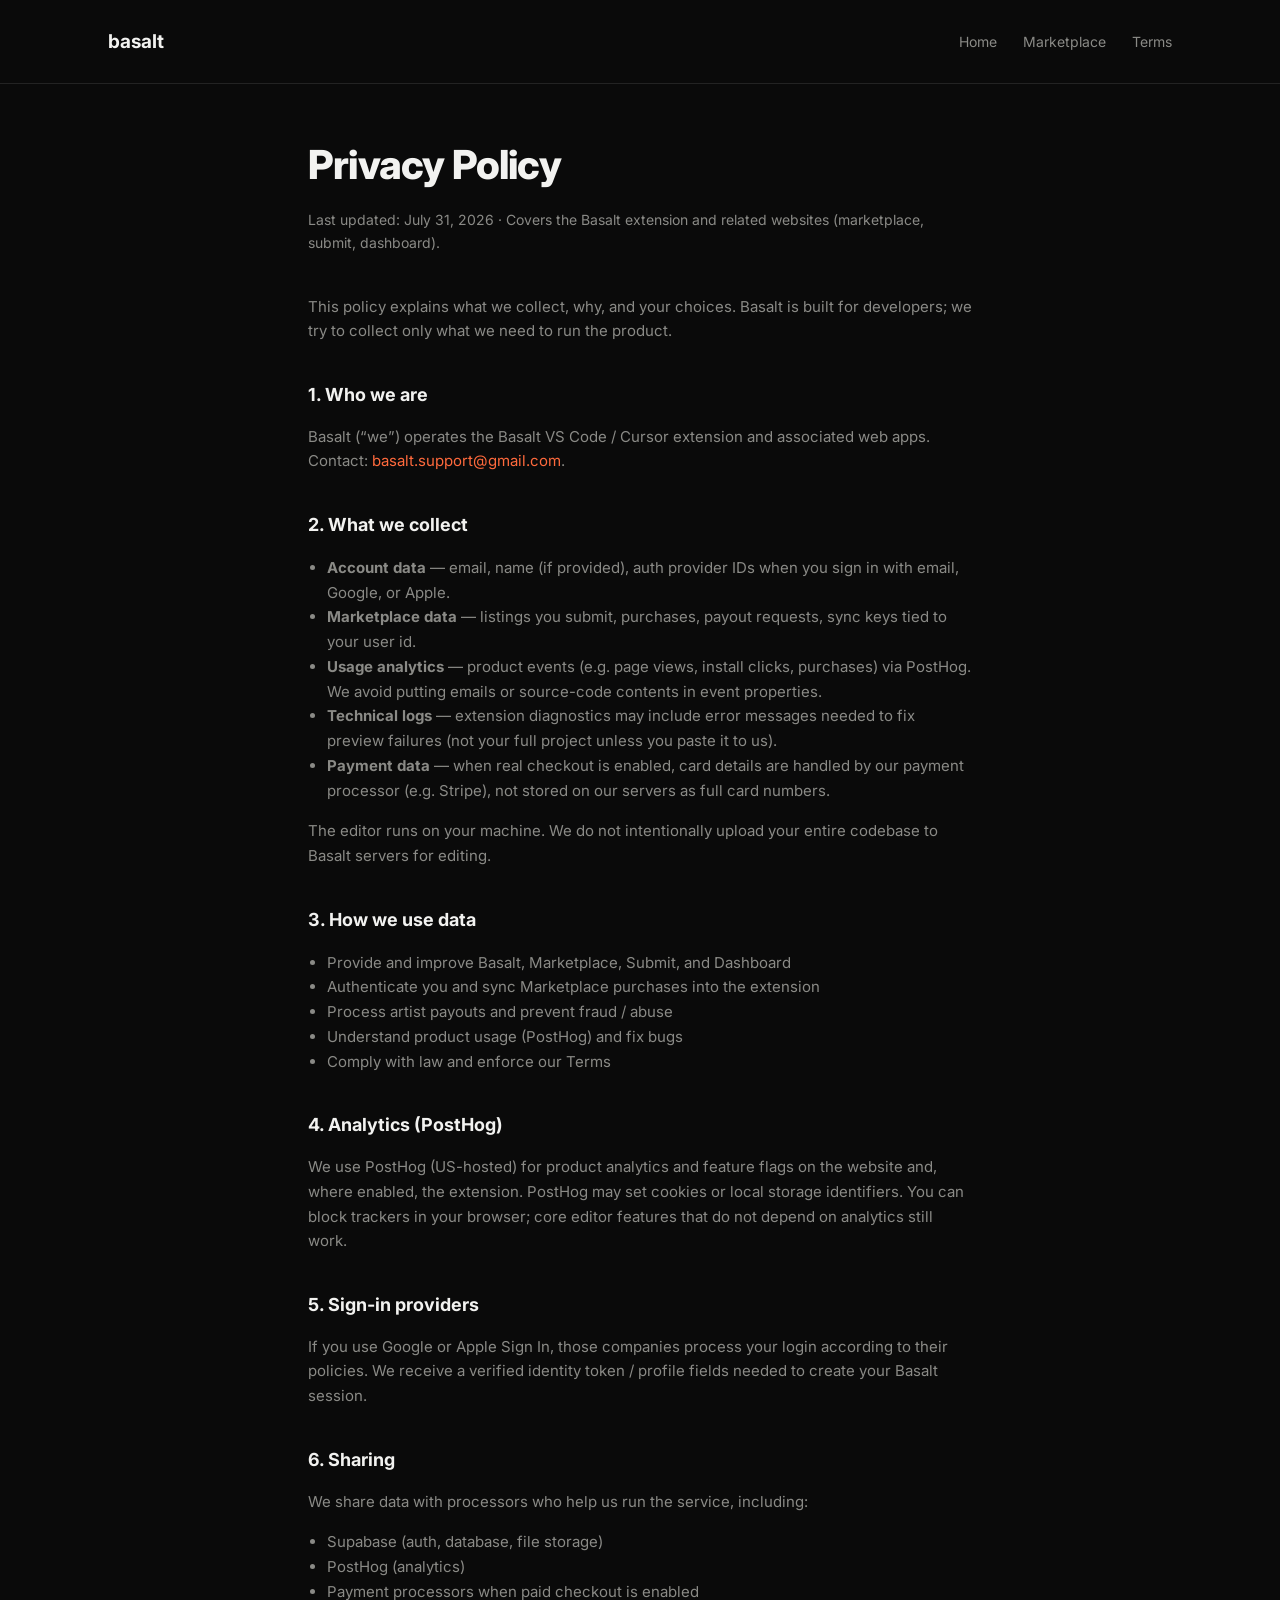
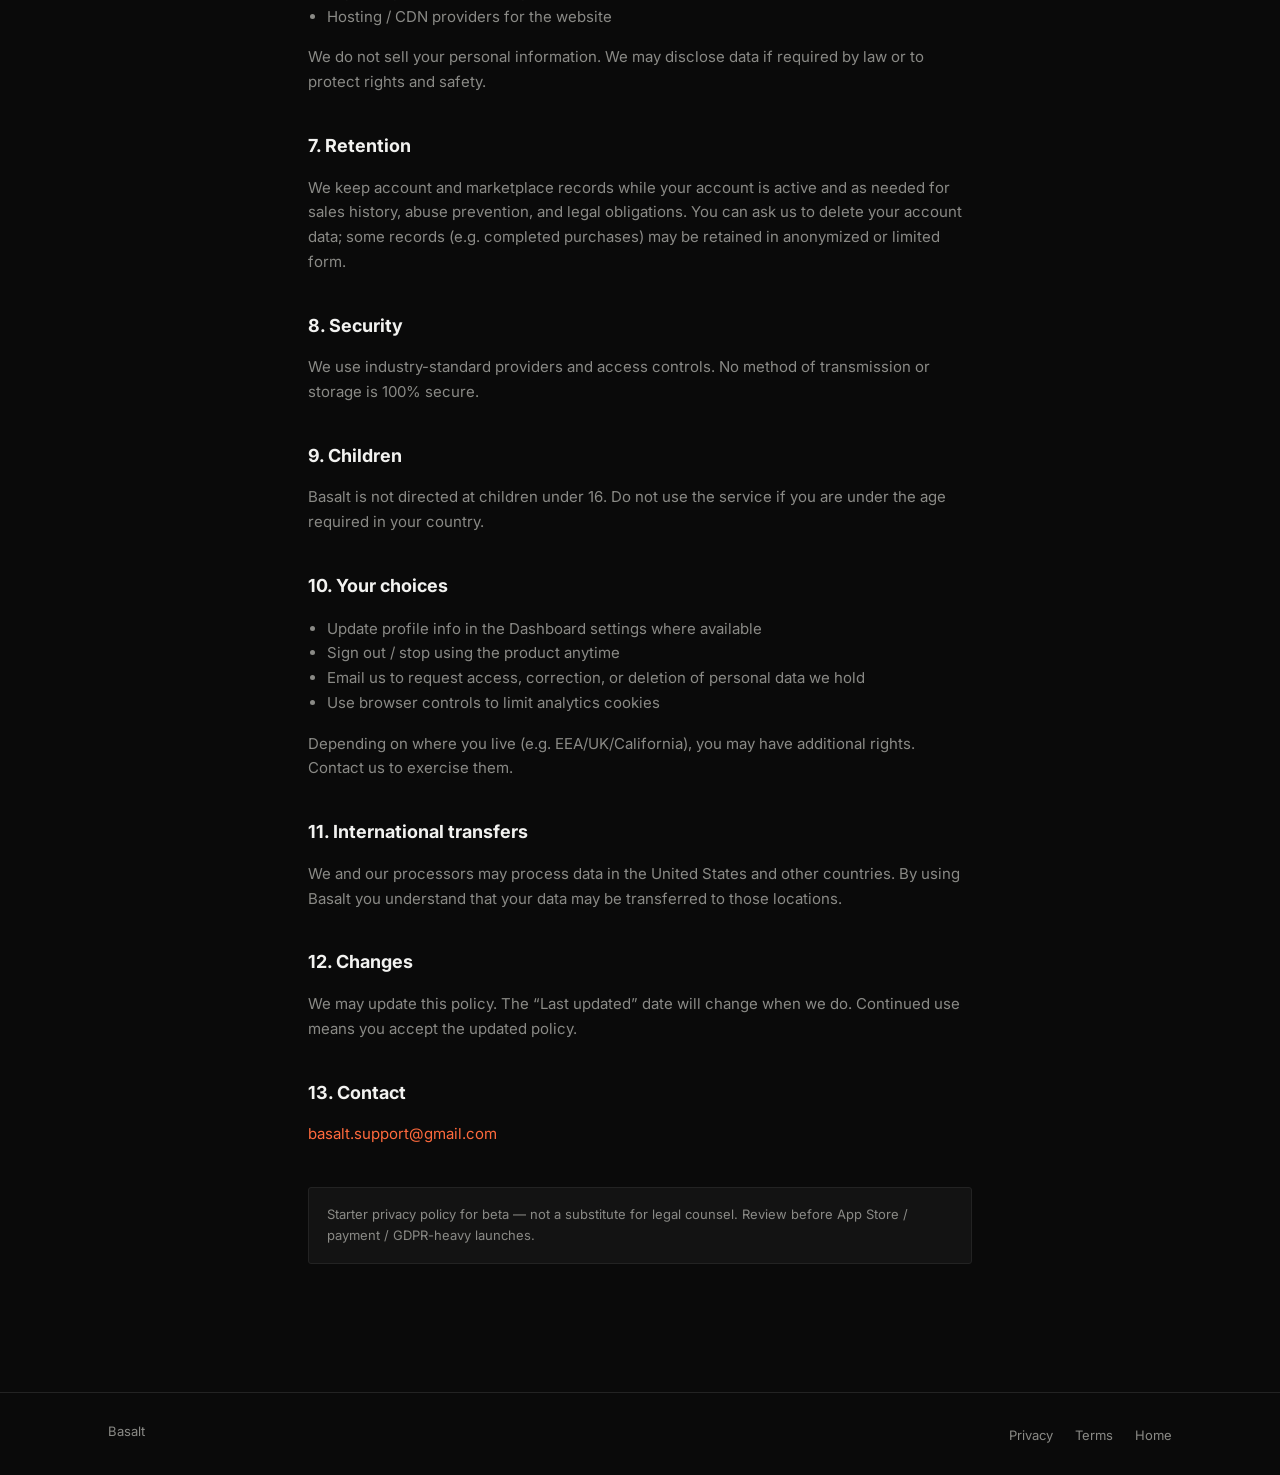
<file: privacy.html>
<!DOCTYPE html>
<html lang="en">
<head>
<meta charset="UTF-8">
<meta name="viewport" content="width=device-width, initial-scale=1.0">
<title>Privacy Policy — Basalt</title>
<meta name="description" content="Privacy Policy for Basalt — how we collect and use data for the editor, marketplace, and analytics.">
<link rel="preconnect" href="https://fonts.googleapis.com">
<link rel="preconnect" href="https://fonts.gstatic.com" crossorigin>
<link href="https://fonts.googleapis.com/css2?family=Inter:wght@400;500;600;700&display=swap" rel="stylesheet">
<style>
  :root{ --bg:#0a0a0a; --panel:#131313; --border:#232323; --text:#f2f2f0; --text-dim:#8a8a86; --accent:#ff6a3d; }
  *{box-sizing:border-box;}
  body{ margin:0; background:var(--bg); color:var(--text); font-family:Inter,sans-serif; line-height:1.65; }
  a{ color:var(--accent); text-decoration:none; }
  a:hover{ text-decoration:underline; }
  .wrap{ max-width:720px; margin:0 auto; padding:0 28px 80px; }
  nav{ padding:26px 0; border-bottom:1px solid var(--border); margin-bottom:48px; }
  nav .wrap{ max-width:1120px; display:flex; justify-content:space-between; align-items:center; padding-bottom:0; }
  .logo{ font-weight:700; font-size:19px; color:var(--text); text-decoration:none; }
  .nav-links a{ color:var(--text-dim); margin-left:22px; font-size:14px; text-decoration:none; }
  .nav-links a:hover{ color:var(--text); }
  h1{ font-size:clamp(28px,4vw,40px); font-weight:800; letter-spacing:-0.02em; margin:0 0 10px; }
  .meta{ color:var(--text-dim); font-size:14px; margin:0 0 40px; }
  h2{ font-size:18px; font-weight:700; margin:36px 0 12px; }
  p,li{ color:var(--text-dim); font-size:15px; }
  ul{ padding-left:1.2em; }
  .note{ margin-top:40px; padding:16px 18px; border:1px solid var(--border); border-radius:3px; background:var(--panel); font-size:13px; color:var(--text-dim); }
  footer{ border-top:1px solid var(--border); padding:28px 0; margin-top:48px; }
  footer .wrap{ display:flex; justify-content:space-between; flex-wrap:wrap; gap:12px; max-width:1120px; padding-bottom:0; }
  footer p{ margin:0; font-size:13px; }
  footer a{ color:var(--text-dim); margin-left:18px; font-size:13px; }
</style>
<script type="module" src="posthog-web.js"></script>
</head>
<body>
<nav>
  <div class="wrap">
    <a class="logo" href="index.html">basalt</a>
    <div class="nav-links">
      <a href="index.html">Home</a>
      <a href="marketplace.html">Marketplace</a>
      <a href="terms.html">Terms</a>
    </div>
  </div>
</nav>

<div class="wrap">
  <h1>Privacy Policy</h1>
  <p class="meta">Last updated: July 31, 2026 · Covers the Basalt extension and related websites (marketplace, submit, dashboard).</p>

  <p>This policy explains what we collect, why, and your choices. Basalt is built for developers; we try to collect only what we need to run the product.</p>

  <h2>1. Who we are</h2>
  <p>Basalt (“we”) operates the Basalt VS Code / Cursor extension and associated web apps. Contact: <a href="mailto:basalt.support@gmail.com">basalt.support@gmail.com</a>.</p>

  <h2>2. What we collect</h2>
  <ul>
    <li><strong>Account data</strong> — email, name (if provided), auth provider IDs when you sign in with email, Google, or Apple.</li>
    <li><strong>Marketplace data</strong> — listings you submit, purchases, payout requests, sync keys tied to your user id.</li>
    <li><strong>Usage analytics</strong> — product events (e.g. page views, install clicks, purchases) via PostHog. We avoid putting emails or source-code contents in event properties.</li>
    <li><strong>Technical logs</strong> — extension diagnostics may include error messages needed to fix preview failures (not your full project unless you paste it to us).</li>
    <li><strong>Payment data</strong> — when real checkout is enabled, card details are handled by our payment processor (e.g. Stripe), not stored on our servers as full card numbers.</li>
  </ul>
  <p>The editor runs on your machine. We do not intentionally upload your entire codebase to Basalt servers for editing.</p>

  <h2>3. How we use data</h2>
  <ul>
    <li>Provide and improve Basalt, Marketplace, Submit, and Dashboard</li>
    <li>Authenticate you and sync Marketplace purchases into the extension</li>
    <li>Process artist payouts and prevent fraud / abuse</li>
    <li>Understand product usage (PostHog) and fix bugs</li>
    <li>Comply with law and enforce our Terms</li>
  </ul>

  <h2>4. Analytics (PostHog)</h2>
  <p>We use PostHog (US-hosted) for product analytics and feature flags on the website and, where enabled, the extension. PostHog may set cookies or local storage identifiers. You can block trackers in your browser; core editor features that do not depend on analytics still work.</p>

  <h2>5. Sign-in providers</h2>
  <p>If you use Google or Apple Sign In, those companies process your login according to their policies. We receive a verified identity token / profile fields needed to create your Basalt session.</p>

  <h2>6. Sharing</h2>
  <p>We share data with processors who help us run the service, including:</p>
  <ul>
    <li>Supabase (auth, database, file storage)</li>
    <li>PostHog (analytics)</li>
    <li>Payment processors when paid checkout is enabled</li>
    <li>Hosting / CDN providers for the website</li>
  </ul>
  <p>We do not sell your personal information. We may disclose data if required by law or to protect rights and safety.</p>

  <h2>7. Retention</h2>
  <p>We keep account and marketplace records while your account is active and as needed for sales history, abuse prevention, and legal obligations. You can ask us to delete your account data; some records (e.g. completed purchases) may be retained in anonymized or limited form.</p>

  <h2>8. Security</h2>
  <p>We use industry-standard providers and access controls. No method of transmission or storage is 100% secure.</p>

  <h2>9. Children</h2>
  <p>Basalt is not directed at children under 16. Do not use the service if you are under the age required in your country.</p>

  <h2>10. Your choices</h2>
  <ul>
    <li>Update profile info in the Dashboard settings where available</li>
    <li>Sign out / stop using the product anytime</li>
    <li>Email us to request access, correction, or deletion of personal data we hold</li>
    <li>Use browser controls to limit analytics cookies</li>
  </ul>
  <p>Depending on where you live (e.g. EEA/UK/California), you may have additional rights. Contact us to exercise them.</p>

  <h2>11. International transfers</h2>
  <p>We and our processors may process data in the United States and other countries. By using Basalt you understand that your data may be transferred to those locations.</p>

  <h2>12. Changes</h2>
  <p>We may update this policy. The “Last updated” date will change when we do. Continued use means you accept the updated policy.</p>

  <h2>13. Contact</h2>
  <p><a href="mailto:basalt.support@gmail.com">basalt.support@gmail.com</a></p>

  <div class="note">Starter privacy policy for beta — not a substitute for legal counsel. Review before App Store / payment / GDPR-heavy launches.</div>
</div>

<footer>
  <div class="wrap">
    <p>Basalt</p>
    <div>
      <a href="privacy.html">Privacy</a>
      <a href="terms.html">Terms</a>
      <a href="index.html">Home</a>
    </div>
  </div>
</footer>
</body>
</html>
</file>
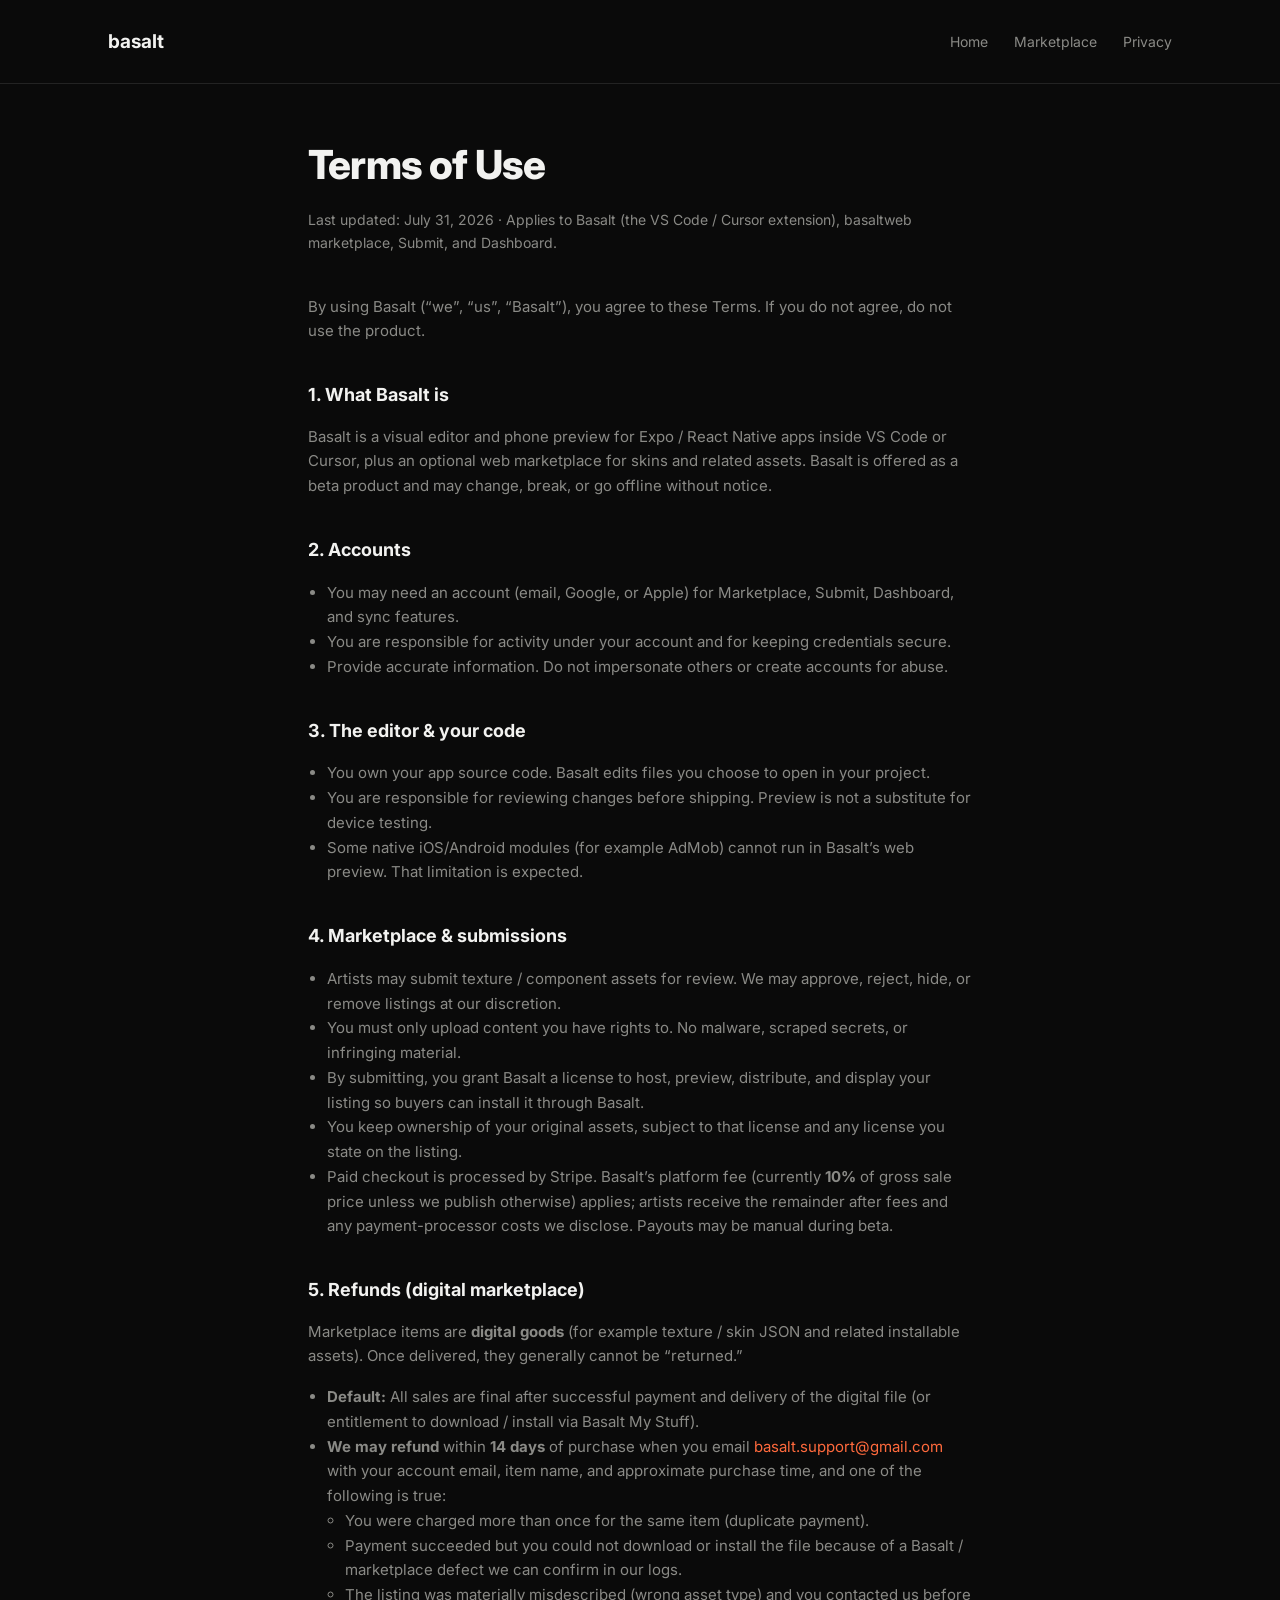
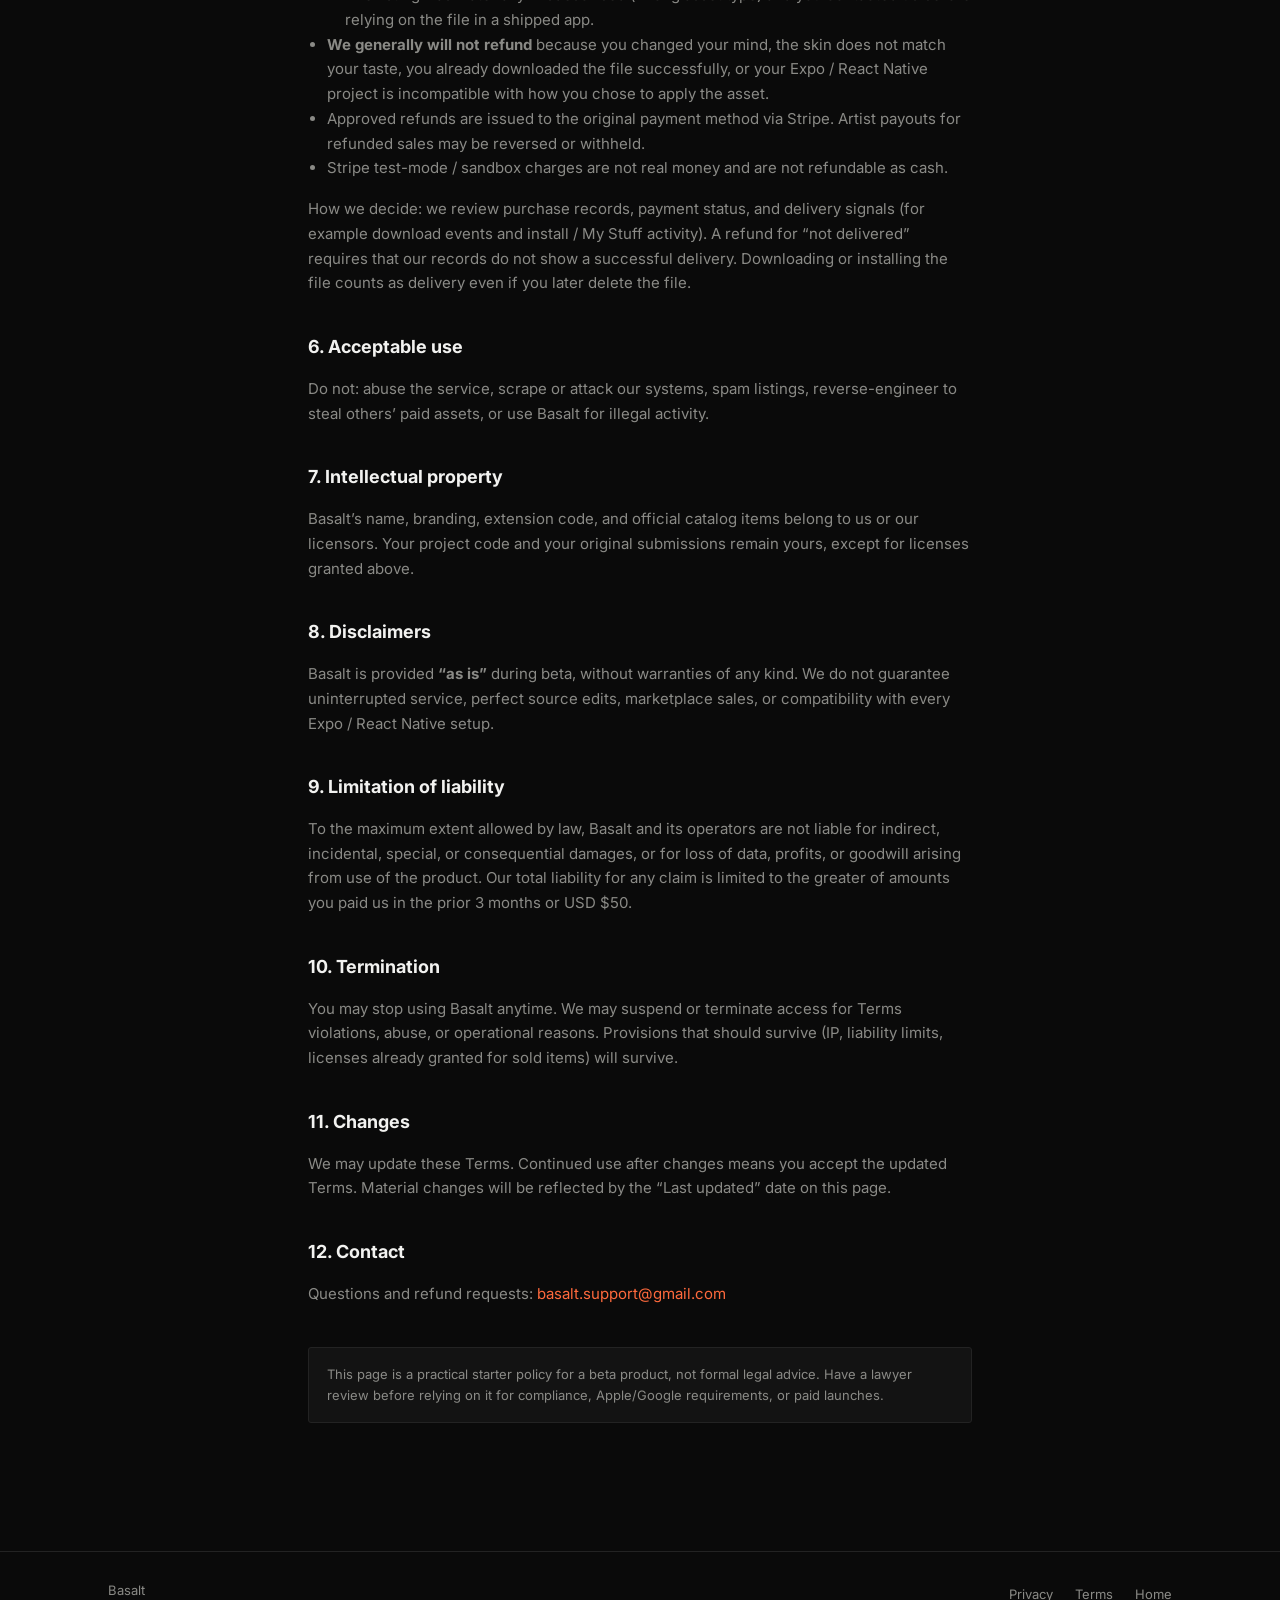
<file: terms.html>
<!DOCTYPE html>
<html lang="en">
<head>
<meta charset="UTF-8">
<meta name="viewport" content="width=device-width, initial-scale=1.0">
<title>Terms of Use — Basalt</title>
<meta name="description" content="Terms of Use for Basalt, the React Native / Expo visual editor and marketplace.">
<link rel="preconnect" href="https://fonts.googleapis.com">
<link rel="preconnect" href="https://fonts.gstatic.com" crossorigin>
<link href="https://fonts.googleapis.com/css2?family=Inter:wght@400;500;600;700&display=swap" rel="stylesheet">
<style>
  :root{ --bg:#0a0a0a; --panel:#131313; --border:#232323; --text:#f2f2f0; --text-dim:#8a8a86; --accent:#ff6a3d; }
  *{box-sizing:border-box;}
  body{ margin:0; background:var(--bg); color:var(--text); font-family:Inter,sans-serif; line-height:1.65; }
  a{ color:var(--accent); text-decoration:none; }
  a:hover{ text-decoration:underline; }
  .wrap{ max-width:720px; margin:0 auto; padding:0 28px 80px; }
  nav{ padding:26px 0; border-bottom:1px solid var(--border); margin-bottom:48px; }
  nav .wrap{ max-width:1120px; display:flex; justify-content:space-between; align-items:center; padding-bottom:0; }
  .logo{ font-weight:700; font-size:19px; color:var(--text); text-decoration:none; }
  .nav-links a{ color:var(--text-dim); margin-left:22px; font-size:14px; text-decoration:none; }
  .nav-links a:hover{ color:var(--text); }
  h1{ font-size:clamp(28px,4vw,40px); font-weight:800; letter-spacing:-0.02em; margin:0 0 10px; }
  .meta{ color:var(--text-dim); font-size:14px; margin:0 0 40px; }
  h2{ font-size:18px; font-weight:700; margin:36px 0 12px; }
  p,li{ color:var(--text-dim); font-size:15px; }
  ul{ padding-left:1.2em; }
  .note{ margin-top:40px; padding:16px 18px; border:1px solid var(--border); border-radius:3px; background:var(--panel); font-size:13px; color:var(--text-dim); }
  footer{ border-top:1px solid var(--border); padding:28px 0; margin-top:48px; }
  footer .wrap{ display:flex; justify-content:space-between; flex-wrap:wrap; gap:12px; max-width:1120px; padding-bottom:0; }
  footer p{ margin:0; font-size:13px; }
  footer a{ color:var(--text-dim); margin-left:18px; font-size:13px; }
</style>
<script type="module" src="posthog-web.js"></script>
</head>
<body>
<nav>
  <div class="wrap">
    <a class="logo" href="index.html">basalt</a>
    <div class="nav-links">
      <a href="index.html">Home</a>
      <a href="marketplace.html">Marketplace</a>
      <a href="privacy.html">Privacy</a>
    </div>
  </div>
</nav>

<div class="wrap">
  <h1>Terms of Use</h1>
  <p class="meta">Last updated: July 31, 2026 · Applies to Basalt (the VS Code / Cursor extension), basaltweb marketplace, Submit, and Dashboard.</p>

  <p>By using Basalt (“we”, “us”, “Basalt”), you agree to these Terms. If you do not agree, do not use the product.</p>

  <h2>1. What Basalt is</h2>
  <p>Basalt is a visual editor and phone preview for Expo / React Native apps inside VS Code or Cursor, plus an optional web marketplace for skins and related assets. Basalt is offered as a beta product and may change, break, or go offline without notice.</p>

  <h2>2. Accounts</h2>
  <ul>
    <li>You may need an account (email, Google, or Apple) for Marketplace, Submit, Dashboard, and sync features.</li>
    <li>You are responsible for activity under your account and for keeping credentials secure.</li>
    <li>Provide accurate information. Do not impersonate others or create accounts for abuse.</li>
  </ul>

  <h2>3. The editor &amp; your code</h2>
  <ul>
    <li>You own your app source code. Basalt edits files you choose to open in your project.</li>
    <li>You are responsible for reviewing changes before shipping. Preview is not a substitute for device testing.</li>
    <li>Some native iOS/Android modules (for example AdMob) cannot run in Basalt’s web preview. That limitation is expected.</li>
  </ul>

  <h2>4. Marketplace &amp; submissions</h2>
  <ul>
    <li>Artists may submit texture / component assets for review. We may approve, reject, hide, or remove listings at our discretion.</li>
    <li>You must only upload content you have rights to. No malware, scraped secrets, or infringing material.</li>
    <li>By submitting, you grant Basalt a license to host, preview, distribute, and display your listing so buyers can install it through Basalt.</li>
    <li>You keep ownership of your original assets, subject to that license and any license you state on the listing.</li>
    <li>Paid checkout is processed by Stripe. Basalt’s platform fee (currently <strong>10%</strong> of gross sale price unless we publish otherwise) applies; artists receive the remainder after fees and any payment-processor costs we disclose. Payouts may be manual during beta.</li>
  </ul>

  <h2>5. Refunds (digital marketplace)</h2>
  <p>Marketplace items are <strong>digital goods</strong> (for example texture / skin JSON and related installable assets). Once delivered, they generally cannot be “returned.”</p>
  <ul>
    <li><strong>Default:</strong> All sales are final after successful payment and delivery of the digital file (or entitlement to download / install via Basalt My Stuff).</li>
    <li><strong>We may refund</strong> within <strong>14 days</strong> of purchase when you email <a href="mailto:basalt.support@gmail.com">basalt.support@gmail.com</a> with your account email, item name, and approximate purchase time, and one of the following is true:
      <ul>
        <li>You were charged more than once for the same item (duplicate payment).</li>
        <li>Payment succeeded but you could not download or install the file because of a Basalt / marketplace defect we can confirm in our logs.</li>
        <li>The listing was materially misdescribed (wrong asset type) and you contacted us before relying on the file in a shipped app.</li>
      </ul>
    </li>
    <li><strong>We generally will not refund</strong> because you changed your mind, the skin does not match your taste, you already downloaded the file successfully, or your Expo / React Native project is incompatible with how you chose to apply the asset.</li>
    <li>Approved refunds are issued to the original payment method via Stripe. Artist payouts for refunded sales may be reversed or withheld.</li>
    <li>Stripe test-mode / sandbox charges are not real money and are not refundable as cash.</li>
  </ul>
  <p>How we decide: we review purchase records, payment status, and delivery signals (for example download events and install / My Stuff activity). A refund for “not delivered” requires that our records do not show a successful delivery. Downloading or installing the file counts as delivery even if you later delete the file.</p>

  <h2>6. Acceptable use</h2>
  <p>Do not: abuse the service, scrape or attack our systems, spam listings, reverse-engineer to steal others’ paid assets, or use Basalt for illegal activity.</p>

  <h2>7. Intellectual property</h2>
  <p>Basalt’s name, branding, extension code, and official catalog items belong to us or our licensors. Your project code and your original submissions remain yours, except for licenses granted above.</p>

  <h2>8. Disclaimers</h2>
  <p>Basalt is provided <strong>“as is”</strong> during beta, without warranties of any kind. We do not guarantee uninterrupted service, perfect source edits, marketplace sales, or compatibility with every Expo / React Native setup.</p>

  <h2>9. Limitation of liability</h2>
  <p>To the maximum extent allowed by law, Basalt and its operators are not liable for indirect, incidental, special, or consequential damages, or for loss of data, profits, or goodwill arising from use of the product. Our total liability for any claim is limited to the greater of amounts you paid us in the prior 3 months or USD $50.</p>

  <h2>10. Termination</h2>
  <p>You may stop using Basalt anytime. We may suspend or terminate access for Terms violations, abuse, or operational reasons. Provisions that should survive (IP, liability limits, licenses already granted for sold items) will survive.</p>

  <h2>11. Changes</h2>
  <p>We may update these Terms. Continued use after changes means you accept the updated Terms. Material changes will be reflected by the “Last updated” date on this page.</p>

  <h2>12. Contact</h2>
  <p>Questions and refund requests: <a href="mailto:basalt.support@gmail.com">basalt.support@gmail.com</a></p>

  <div class="note">This page is a practical starter policy for a beta product, not formal legal advice. Have a lawyer review before relying on it for compliance, Apple/Google requirements, or paid launches.</div>
</div>

<footer>
  <div class="wrap">
    <p>Basalt</p>
    <div>
      <a href="privacy.html">Privacy</a>
      <a href="terms.html">Terms</a>
      <a href="index.html">Home</a>
    </div>
  </div>
</footer>
</body>
</html>
</file>
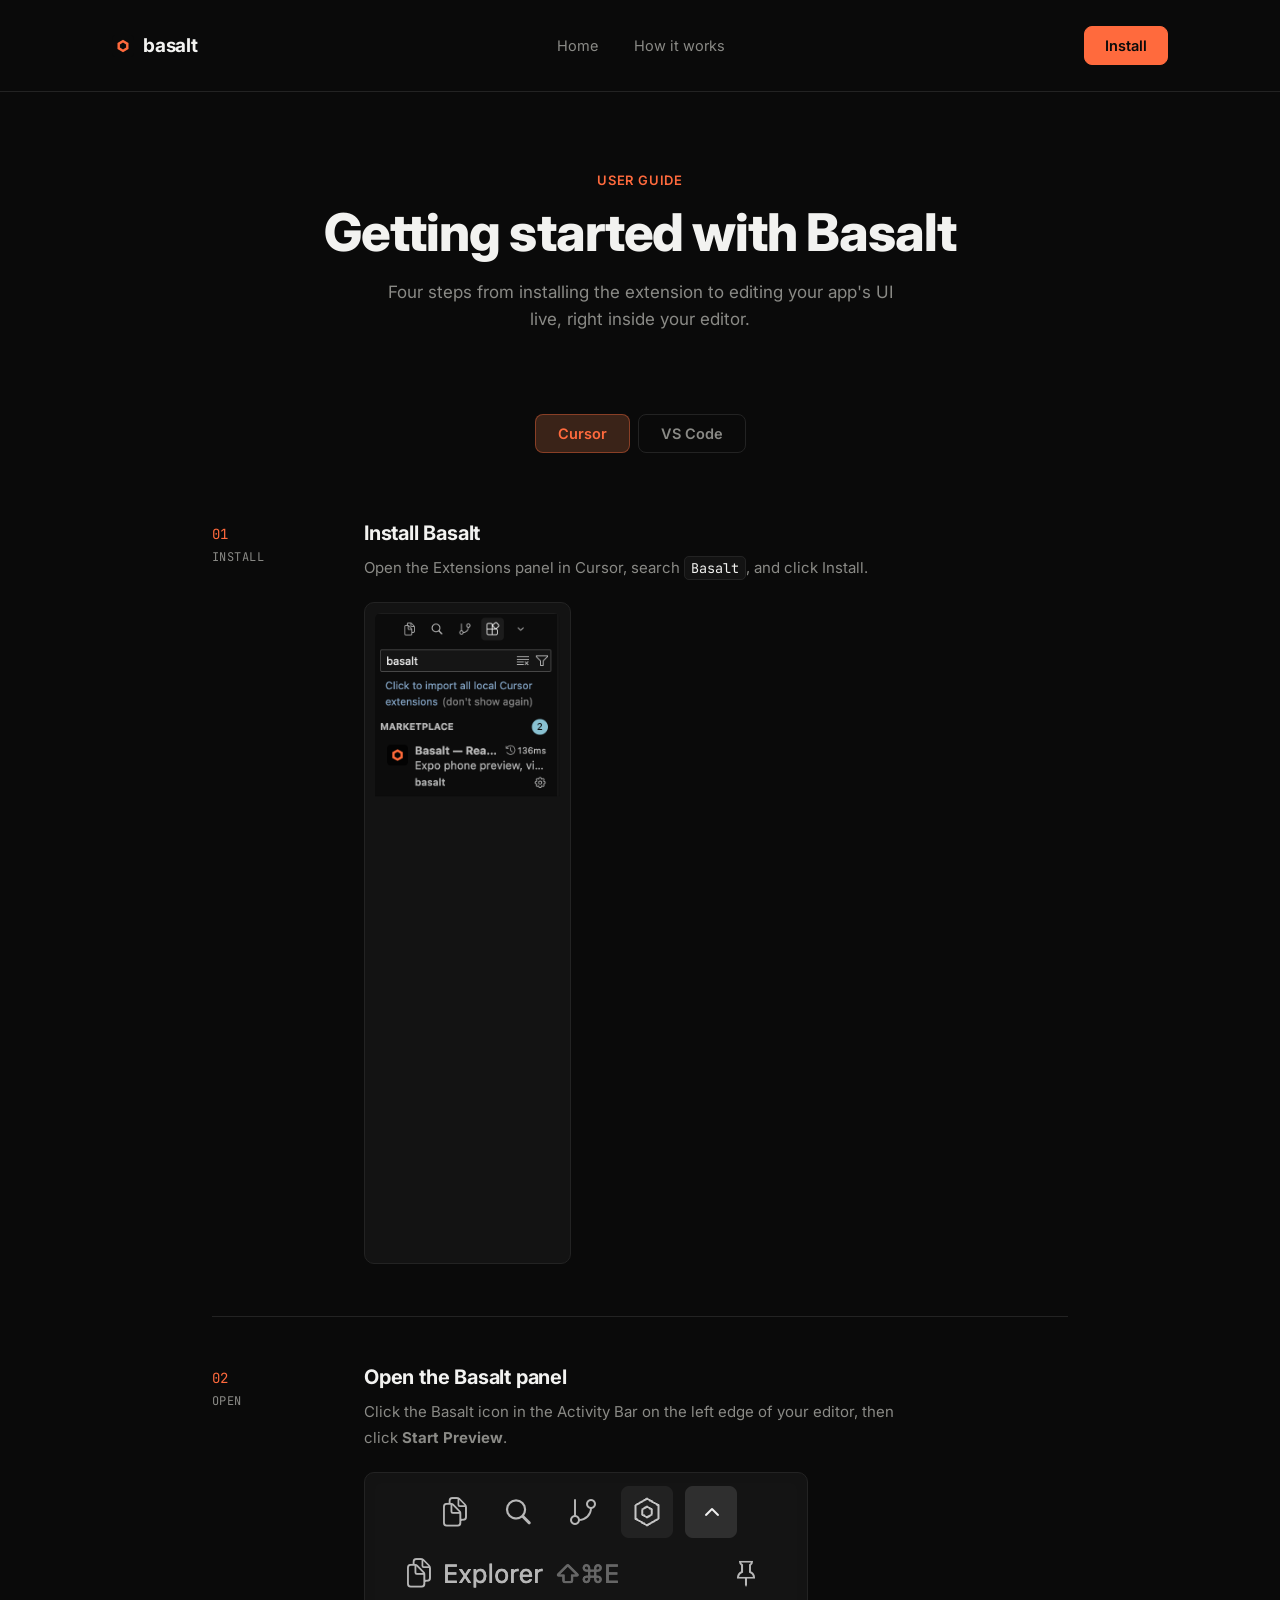
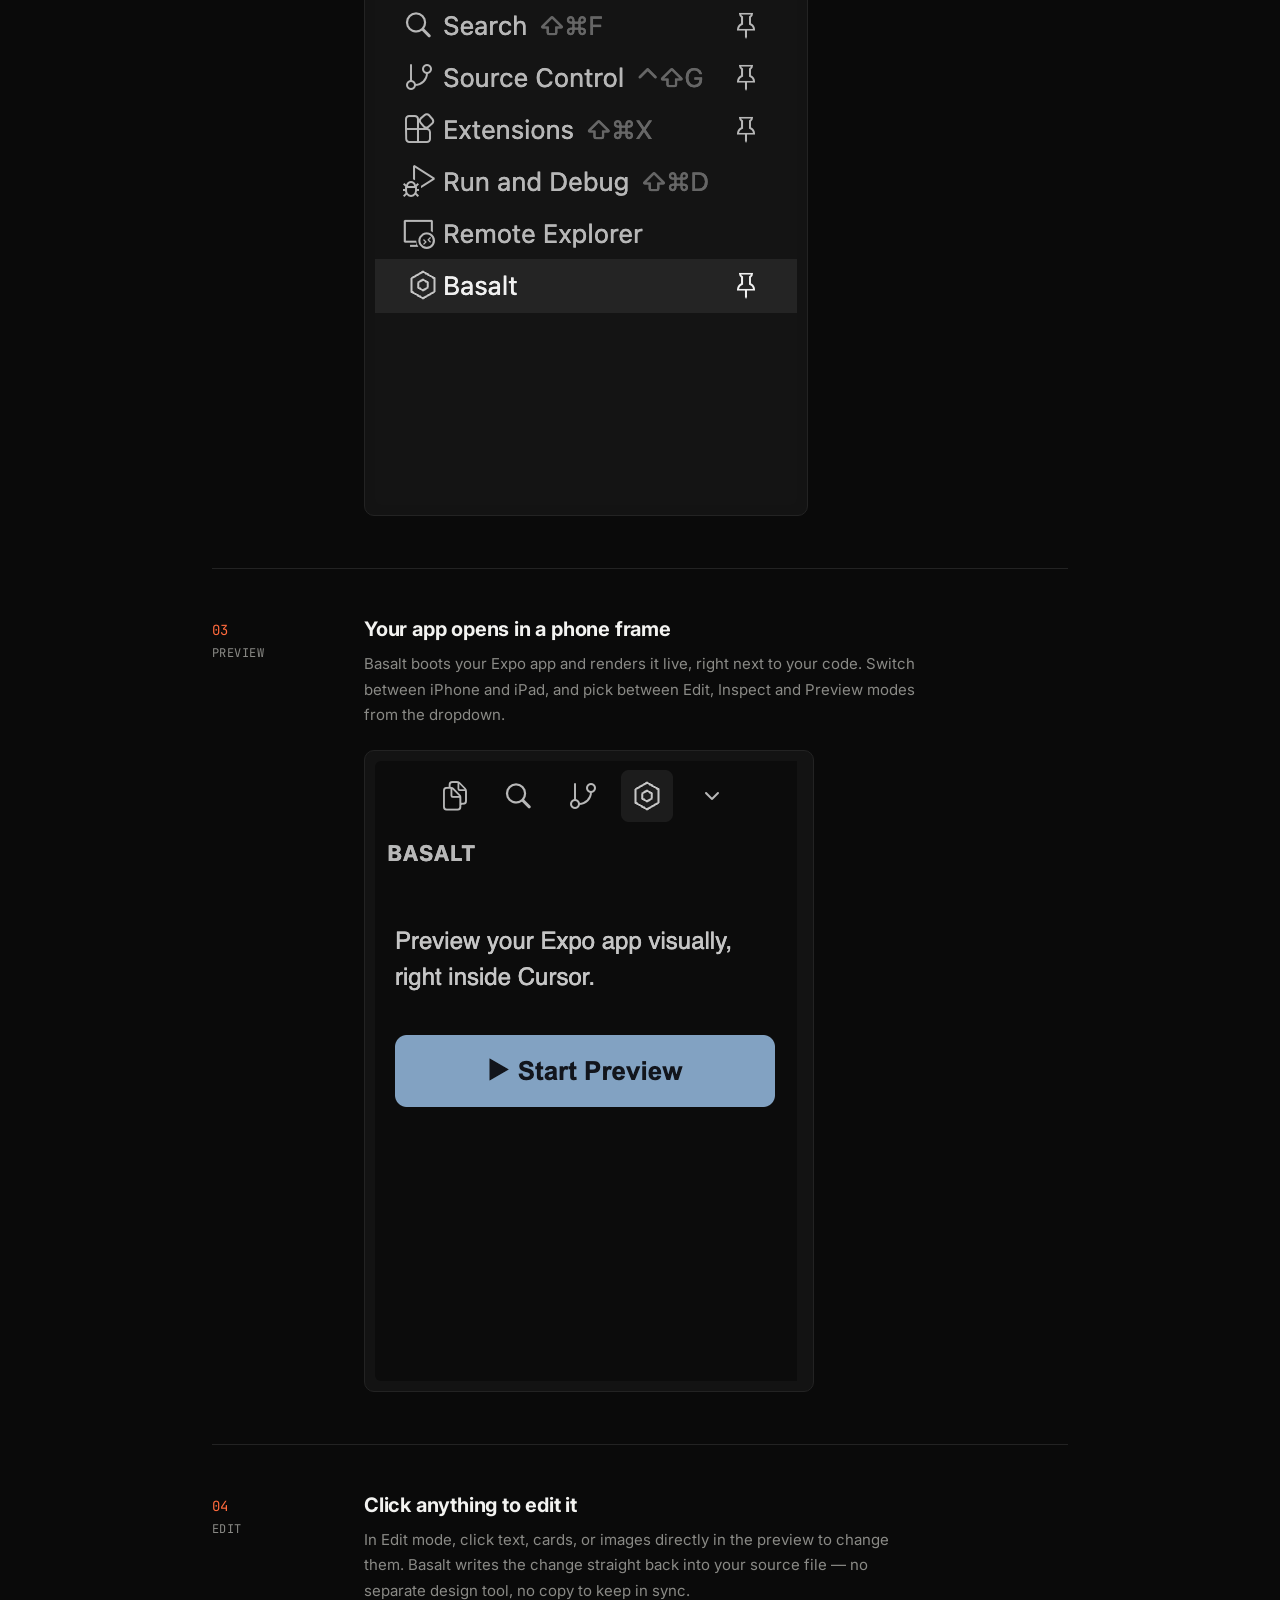
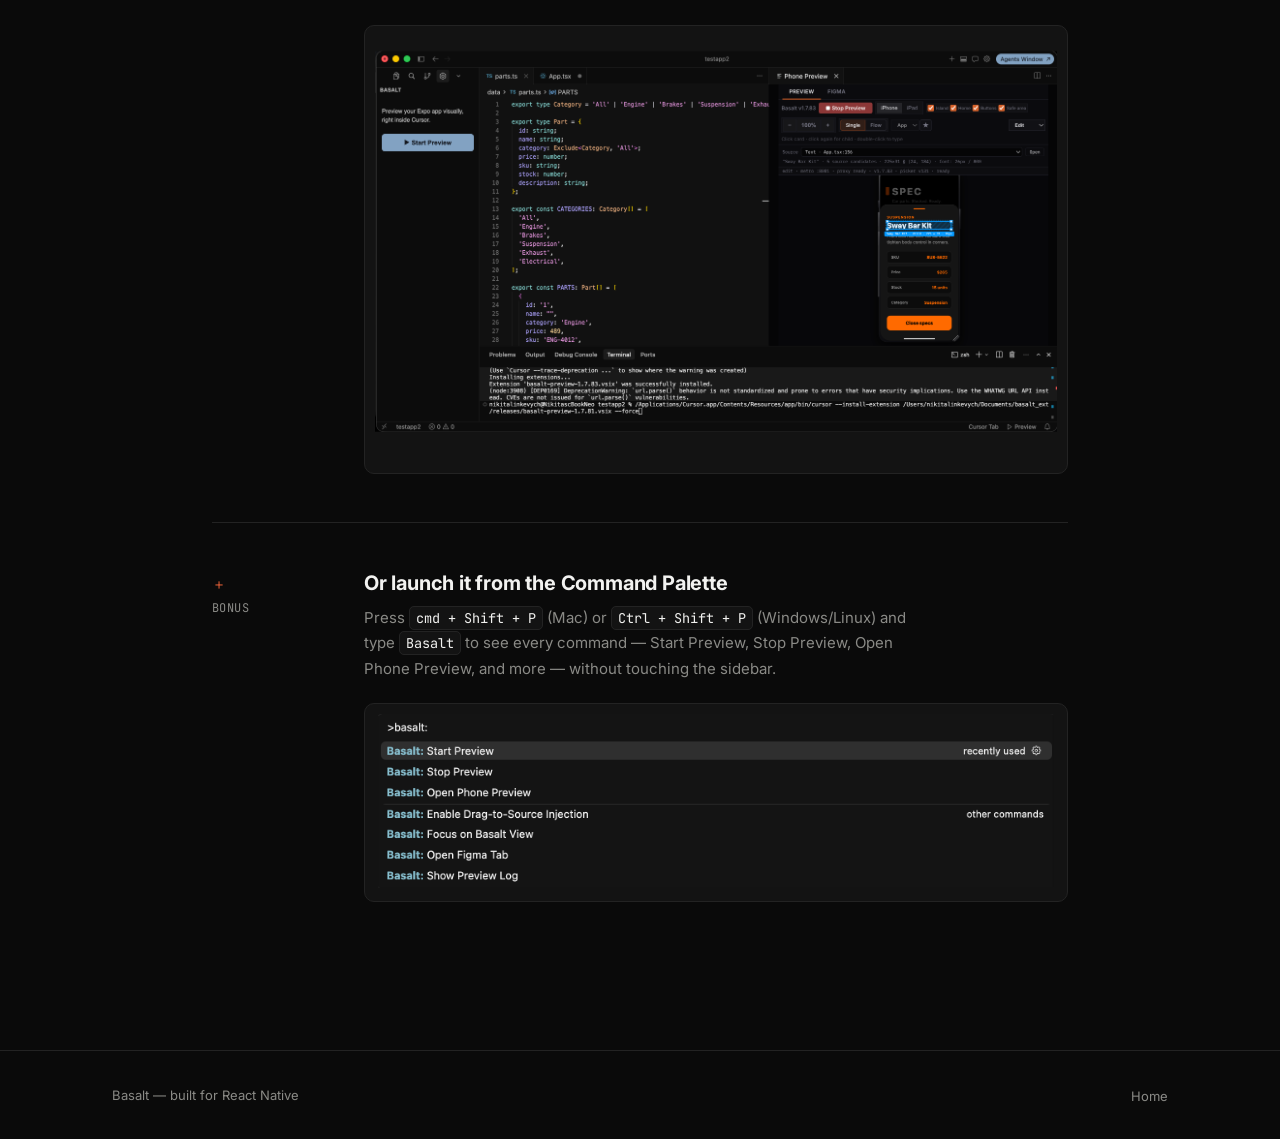
<file: tutorial.html>
<!DOCTYPE html>
<html lang="en">
<head>
<meta charset="UTF-8">
<meta name="viewport" content="width=device-width, initial-scale=1.0">
<title>Basalt — User Guide</title>
<meta name="description" content="How to install and use Basalt to visually edit your React Native / Expo app right inside Cursor or VS Code.">
<link rel="preconnect" href="https://fonts.googleapis.com">
<link rel="preconnect" href="https://fonts.gstatic.com" crossorigin>
<link href="https://fonts.googleapis.com/css2?family=Inter:wght@400;500;600;700;800&family=JetBrains+Mono:wght@400;500&display=swap" rel="stylesheet">
<style>
  :root{
    --bg:#0a0a0a;
    --panel:#131313;
    --border:#232323;
    --text:#f2f2f0;
    --text-dim:#8a8a86;
    --accent:#ff6a3d;
    --accent-dim:#3a2318;
    --radius:10px;
  }
  *{box-sizing:border-box;}
  html{scroll-behavior:smooth;}
  body{
    margin:0;
    background:var(--bg);
    color:var(--text);
    font-family:'Inter', sans-serif;
    -webkit-font-smoothing:antialiased;
  }
  a{color:inherit;}
  ::selection{background:var(--accent); color:#0a0a0a;}
  :focus-visible{ outline:2px solid var(--accent); outline-offset:3px; }
  .wrap{ max-width:920px; margin:0 auto; padding:0 32px; }

  /* ---------- NAV ---------- */
  nav{ padding:26px 0; border-bottom:1px solid var(--border); }
  nav .wrap{ display:flex; align-items:center; justify-content:space-between; max-width:1120px; }
  .logo{
    font-weight:700; font-size:19px; letter-spacing:-0.01em;
    display:flex; align-items:center; gap:9px; text-decoration:none;
  }
  .logo-mark{
    width:22px; height:22px;
    display:block;
    object-fit:contain;
  }
  .nav-links{ display:flex; align-items:center; gap:36px; }
  .nav-links a{ font-size:14.5px; color:var(--text-dim); text-decoration:none; transition:color .15s ease; }
  .nav-links a:hover{ color:var(--text); }
  .btn{
    font-family:'Inter', sans-serif; font-size:14.5px; font-weight:600;
    padding:10px 20px; border-radius:8px; text-decoration:none;
    display:inline-flex; align-items:center; gap:8px; white-space:nowrap;
    transition:transform .15s ease, opacity .15s ease;
  }
  .btn-primary{ background:var(--accent); color:#0a0a0a; border:1px solid var(--accent); }
  .btn-primary:hover{ opacity:0.9; transform:translateY(-1px); }
  @media (max-width:760px){ .nav-links{ display:none; } }

  /* ---------- HEADER ---------- */
  .page-head{ padding:80px 0 60px; text-align:center; }
  .eyebrow{
    font-size:13px; font-weight:600; letter-spacing:0.06em; text-transform:uppercase;
    color:var(--accent); margin:0 0 16px;
  }
  h1{
    font-weight:800; font-size:clamp(32px, 4.4vw, 52px);
    letter-spacing:-0.02em; line-height:1.1; margin:0 0 18px;
  }
  .page-sub{ font-size:17px; line-height:1.6; color:var(--text-dim); max-width:520px; margin:0 auto; }

  /* ---------- STEPS ---------- */
  .steps-list{ padding:20px 0 100px; }
  .step-row{
    display:grid;
    grid-template-columns:120px 1fr;
    gap:32px;
    padding:48px 0;
    border-top:1px solid var(--border);
  }
  .step-row:first-child{ border-top:none; }
  .step-num{
    font-family:'JetBrains Mono', monospace;
    font-size:14px; color:var(--accent);
    padding-top:4px;
  }
  .step-num span{ display:block; font-size:12px; color:var(--text-dim); margin-top:6px; letter-spacing:0.04em; text-transform:uppercase; }
  .step-body h2{ font-size:20px; font-weight:700; margin:0 0 10px; letter-spacing:-0.01em; }
  .step-body p{ font-size:15px; line-height:1.7; color:var(--text-dim); margin:0 0 22px; max-width:560px; }
  .step-body code{
    font-family:'JetBrains Mono', monospace; font-size:13.5px;
    background:var(--panel); border:1px solid var(--border);
    padding:2px 6px; border-radius:5px; color:var(--text);
  }
  .shot-frame{
    background:var(--panel);
    border:1px solid var(--border);
    border-radius:var(--radius);
    padding:10px;
    display:inline-block;
    max-width:100%;
  }
  .shot-frame img{
    display:block;
    max-width:100%;
    height:auto;
    border-radius:6px;
  }
  .shot-frame.tall img{ max-height:640px; width:auto; }
  .shot-frame.wide{ display:block; }

  @media (max-width:640px){
    .step-row{ grid-template-columns:1fr; gap:12px; }
    .step-num{ display:flex; align-items:baseline; gap:8px; padding-top:0; }
    .step-num span{ margin-top:0; }
  }

  /* ---------- EDITOR TABS ---------- */
  .editor-tabs{
    display:flex;
    justify-content:center;
    gap:8px;
    padding:0 0 20px;
  }
  .editor-tab-btn{
    font-family:'Inter', sans-serif;
    font-size:14.5px; font-weight:600;
    padding:10px 22px;
    border-radius:8px;
    border:1px solid var(--border);
    background:transparent;
    color:var(--text-dim);
    cursor:pointer;
    transition:border-color .15s ease, color .15s ease, background .15s ease;
  }
  .editor-tab-btn:hover{ color:var(--text); border-color:#3a3a3a; }
  .editor-tab-btn.active{
    background:var(--accent-dim);
    border-color:rgba(255,106,61,0.4);
    color:var(--accent);
  }
  .editor-panel{ display:none; }
  .editor-panel.active{ display:block; }

  /* ---------- BONUS SHOT ---------- */
  .bonus{ padding:0 0 100px; text-align:center; }
  .bonus .eyebrow{ text-align:left; }
  .bonus h2{ font-size:22px; font-weight:700; margin:0 0 8px; text-align:left; }
  .bonus p{ font-size:15px; color:var(--text-dim); margin:0 0 28px; text-align:left; max-width:560px; }

  footer{ border-top:1px solid var(--border); padding:34px 0; }
  footer .wrap{ display:flex; justify-content:space-between; align-items:center; flex-wrap:wrap; gap:12px; max-width:1120px; }
  footer p{ font-size:13px; color:var(--text-dim); margin:0; }
  footer .foot-links a{ text-decoration:none; color:var(--text-dim); font-size:13px; margin-left:22px; }
  footer .foot-links a:hover{ color:var(--text); }
</style>
</head>
<body>

<nav>
  <div class="wrap">
    <a class="logo" href="index.html">
      <img class="logo-mark" src="assets/logo.svg" alt="">
      basalt
    </a>
    <div class="nav-links">
      <a href="index.html">Home</a>
      <a href="index.html#how-it-works">How it works</a>
    </div>
    <a class="btn btn-primary" href="https://marketplace.visualstudio.com/items?itemName=Basalt.basalt-preview" target="_blank" rel="noopener">Install</a>
  </div>
</nav>

<header class="page-head">
  <div class="wrap">
    <p class="eyebrow">User guide</p>
    <h1>Getting started with Basalt</h1>
    <p class="page-sub">Four steps from installing the extension to editing your app's UI live, right inside your editor.</p>
  </div>
</header>

<section class="steps-list">
  <div class="wrap">

    <div class="editor-tabs" role="tablist" aria-label="Editor">
      <button type="button" class="editor-tab-btn active" data-editor="cursor" role="tab" aria-selected="true">Cursor</button>
      <button type="button" class="editor-tab-btn" data-editor="vscode" role="tab" aria-selected="false">VS Code</button>
    </div>

    <div class="editor-panel active" id="panel-cursor" role="tabpanel">

    <div class="step-row">
      <div class="step-num">01<span>Install</span></div>
      <div class="step-body">
        <h2>Install Basalt</h2>
        <p>Open the Extensions panel in Cursor, search <code>Basalt</code>, and click Install.</p>
        <div class="shot-frame tall">
          <img src="step1.png" alt="Searching for and installing the Basalt extension from the Marketplace">
        </div>
      </div>
    </div>

    <div class="step-row">
      <div class="step-num">02<span>Open</span></div>
      <div class="step-body">
        <h2>Open the Basalt panel</h2>
        <p>Click the Basalt icon in the Activity Bar on the left edge of your editor, then click <strong>Start Preview</strong>.</p>
        <div class="shot-frame">
          <img src="step2.png" alt="The Basalt sidebar panel with the Start Preview button">
        </div>
      </div>
    </div>

    <div class="step-row">
      <div class="step-num">03<span>Preview</span></div>
      <div class="step-body">
        <h2>Your app opens in a phone frame</h2>
        <p>Basalt boots your Expo app and renders it live, right next to your code. Switch between iPhone and iPad, and pick between Edit, Inspect and Preview modes from the dropdown.</p>
        <div class="shot-frame">
          <img src="step3.png" alt="The Basalt Phone Preview panel showing device and mode controls">
        </div>
      </div>
    </div>

    <div class="step-row">
      <div class="step-num">04<span>Edit</span></div>
      <div class="step-body">
        <h2>Click anything to edit it</h2>
        <p>In Edit mode, click text, cards, or images directly in the preview to change them. Basalt writes the change straight back into your source file — no separate design tool, no copy to keep in sync.</p>
        <div class="shot-frame wide">
          <img src="step4.png" alt="Editing an element directly in the Basalt phone preview">
        </div>
      </div>
    </div>

    <div class="step-row">
      <div class="step-num">＋<span>Bonus</span></div>
      <div class="step-body">
        <h2>Or launch it from the Command Palette</h2>
        <p>Press <code>cmd + Shift + P</code> (Mac) or <code>Ctrl + Shift + P</code> (Windows/Linux) and type <code>Basalt</code> to see every command — Start Preview, Stop Preview, Open Phone Preview, and more — without touching the sidebar.</p>
        <div class="shot-frame wide">
          <img src="extra1.png" alt="The Command Palette showing Basalt commands like Start Preview and Stop Preview">
        </div>
      </div>
    </div>

    </div>

    <div class="editor-panel" id="panel-vscode" role="tabpanel">

    <div class="step-row">
      <div class="step-num">01<span>Install</span></div>
      <div class="step-body">
        <h2>Install Basalt</h2>
        <p>Open the Extensions panel in VS Code, search <code>Basalt</code>, and click Install.</p>
        <div class="shot-frame tall">
          <img src="step1vs.png" alt="Searching for and installing the Basalt extension in the VS Code Marketplace">
        </div>
      </div>
    </div>

    <div class="step-row">
      <div class="step-num">02<span>Open</span></div>
      <div class="step-body">
        <h2>Open the Basalt panel</h2>
        <p>Click the Basalt icon in the Activity Bar on the left edge of your editor, then click <strong>Start Preview</strong>.</p>
        <div class="shot-frame">
          <img src="step2vs.png" alt="The Basalt sidebar panel in VS Code with the Start Preview button">
        </div>
      </div>
    </div>

    <div class="step-row">
      <div class="step-num">03<span>Preview</span></div>
      <div class="step-body">
        <h2>Your app opens in a phone frame</h2>
        <p>Basalt boots your Expo app and renders it live, right next to your code — same phone preview, same Edit and Inspect modes, right inside VS Code.</p>
        <div class="shot-frame">
          <img src="step3vs.png" alt="The Basalt Phone Preview panel in VS Code">
        </div>
      </div>
    </div>

    <div class="step-row">
      <div class="step-num">＋<span>Bonus</span></div>
      <div class="step-body">
        <h2>Or launch it from the Command Palette</h2>
        <p>Press <code>⌘⇧P</code> (Mac) or <code>Ctrl⇧P</code> (Windows/Linux) and type <code>Basalt</code> to see every command — Start Preview, Stop Preview, Open Phone Preview, and more — without touching the sidebar.</p>
        <div class="shot-frame wide">
          <img src="extra1vs.png" alt="The VS Code Command Palette showing Basalt commands">
        </div>
      </div>
    </div>

    </div>

  </div>
</section>

<footer>
  <div class="wrap">
    <p>Basalt — built for React Native</p>
    <div class="foot-links">
      <a href="index.html">Home</a>
    </div>
  </div>
</footer>

<script>
  const tabBtns = document.querySelectorAll('.editor-tab-btn');
  tabBtns.forEach((btn) => {
    btn.addEventListener('click', () => {
      const target = btn.getAttribute('data-editor');
      document.querySelectorAll('.editor-tab-btn').forEach((b) => {
        b.classList.toggle('active', b === btn);
        b.setAttribute('aria-selected', b === btn ? 'true' : 'false');
      });
      document.querySelectorAll('.editor-panel').forEach((panel) => {
        panel.classList.toggle('active', panel.id === `panel-${target}`);
      });
    });
  });
</script>

</body>
</html>
</file>
